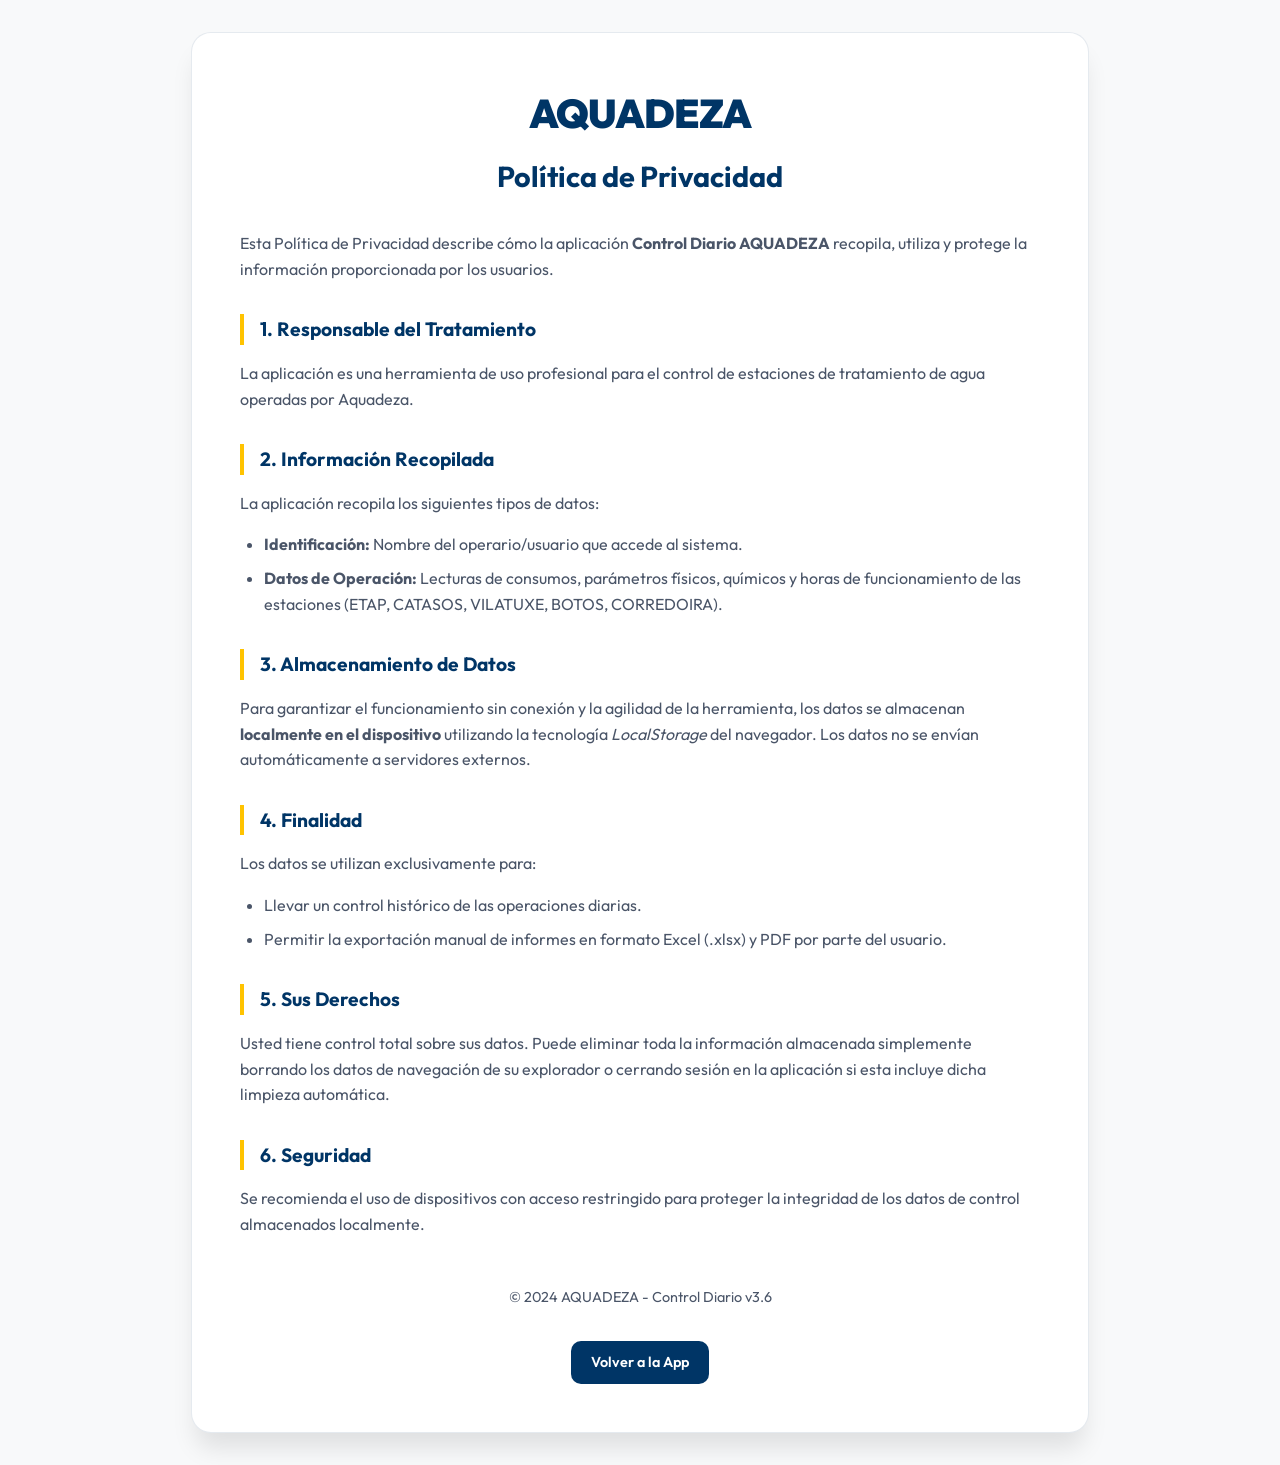
<file: privacy.html>
<!DOCTYPE html>
<html lang="es">

<head>
    <meta charset="UTF-8">
    <meta name="viewport" content="width=device-width, initial-scale=1.0">
    <title>Política de Privacidad - AQUADEZA</title>
    <link rel="preconnect" href="https://fonts.googleapis.com">
    <link rel="preconnect" href="https://fonts.gstatic.com" crossorigin>
    <link href="https://fonts.googleapis.com/css2?family=Outfit:wght@300;400;600;800&display=swap" rel="stylesheet">
    <style>
        :root {
            --primary: #003566;
            --primary-light: #00a8e8;
            --accent: #ffc300;
            --bg-app: #f8f9fa;
            --card-bg: #ffffff;
            --text-main: #001d3d;
            --text-muted: #4a5568;
            --radius-lg: 20px;
        }

        body {
            font-family: 'Outfit', sans-serif;
            background-color: var(--bg-app);
            color: var(--text-main);
            line-height: 1.6;
            margin: 0;
            padding: 0;
            display: flex;
            justify-content: center;
            align-items: center;
            min-height: 100vh;
        }

        .container {
            background: var(--card-bg);
            padding: 3rem;
            border-radius: var(--radius-lg);
            max-width: 800px;
            width: 90%;
            margin: 2rem;
            box-shadow: 0 20px 25px -5px rgba(0, 0, 0, 0.1);
            border: 1px solid rgba(0, 53, 102, 0.1);
        }

        .header {
            text-align: center;
            margin-bottom: 2rem;
        }

        .company-logo {
            font-size: 2.5rem;
            font-weight: 900;
            letter-spacing: -1px;
            color: var(--primary);
            margin-bottom: 0.5rem;
        }

        h1 {
            font-size: 1.8rem;
            color: var(--primary);
            margin-top: 0;
        }

        h2 {
            font-size: 1.2rem;
            color: var(--primary);
            border-left: 4px solid var(--accent);
            padding-left: 1rem;
            margin-top: 2rem;
        }

        p {
            margin-bottom: 1rem;
            color: var(--text-muted);
        }

        ul {
            padding-left: 1.5rem;
            color: var(--text-muted);
        }

        li {
            margin-bottom: 0.5rem;
        }

        .footer {
            margin-top: 3rem;
            text-align: center;
            font-size: 0.9rem;
            color: var(--text-muted);
        }

        .btn-back {
            display: inline-block;
            margin-top: 1rem;
            padding: 10px 20px;
            background: var(--primary);
            color: white;
            text-decoration: none;
            border-radius: 10px;
            font-weight: 600;
            transition: transform 0.2s;
        }

        .btn-back:hover {
            transform: translateY(-2px);
        }

        @media (max-width: 600px) {
            .container {
                padding: 1.5rem;
            }

            .company-logo {
                font-size: 2rem;
            }

            h1 {
                font-size: 1.5rem;
            }
        }
    </style>
</head>

<body>
    <div class="container">
        <div class="header">
            <div class="company-logo">AQUADEZA</div>
            <h1>Política de Privacidad</h1>
        </div>

        <section>
            <p>Esta Política de Privacidad describe cómo la aplicación <strong>Control Diario AQUADEZA</strong>
                recopila, utiliza y protege la información proporcionada por los usuarios.</p>

            <h2>1. Responsable del Tratamiento</h2>
            <p>La aplicación es una herramienta de uso profesional para el control de estaciones de tratamiento de agua
                operadas por Aquadeza.</p>

            <h2>2. Información Recopilada</h2>
            <p>La aplicación recopila los siguientes tipos de datos:</p>
            <ul>
                <li><strong>Identificación:</strong> Nombre del operario/usuario que accede al sistema.</li>
                <li><strong>Datos de Operación:</strong> Lecturas de consumos, parámetros físicos, químicos y horas de
                    funcionamiento de las estaciones (ETAP, CATASOS, VILATUXE, BOTOS, CORREDOIRA).</li>
            </ul>

            <h2>3. Almacenamiento de Datos</h2>
            <p>Para garantizar el funcionamiento sin conexión y la agilidad de la herramienta, los datos se almacenan
                <strong>localmente en el dispositivo</strong> utilizando la tecnología <em>LocalStorage</em> del
                navegador. Los datos no se envían automáticamente a servidores externos.</p>

            <h2>4. Finalidad</h2>
            <p>Los datos se utilizan exclusivamente para:</p>
            <ul>
                <li>Llevar un control histórico de las operaciones diarias.</li>
                <li>Permitir la exportación manual de informes en formato Excel (.xlsx) y PDF por parte del usuario.
                </li>
            </ul>

            <h2>5. Sus Derechos</h2>
            <p>Usted tiene control total sobre sus datos. Puede eliminar toda la información almacenada simplemente
                borrando los datos de navegación de su explorador o cerrando sesión en la aplicación si esta incluye
                dicha limpieza automática.</p>

            <h2>6. Seguridad</h2>
            <p>Se recomienda el uso de dispositivos con acceso restringido para proteger la integridad de los datos de
                control almacenados localmente.</p>
        </section>

        <div class="footer">
            <p>&copy; 2024 AQUADEZA - Control Diario v3.6</p>
            <a href="index.html" class="btn-back">Volver a la App</a>
        </div>
    </div>
</body>

</html>
</file>
